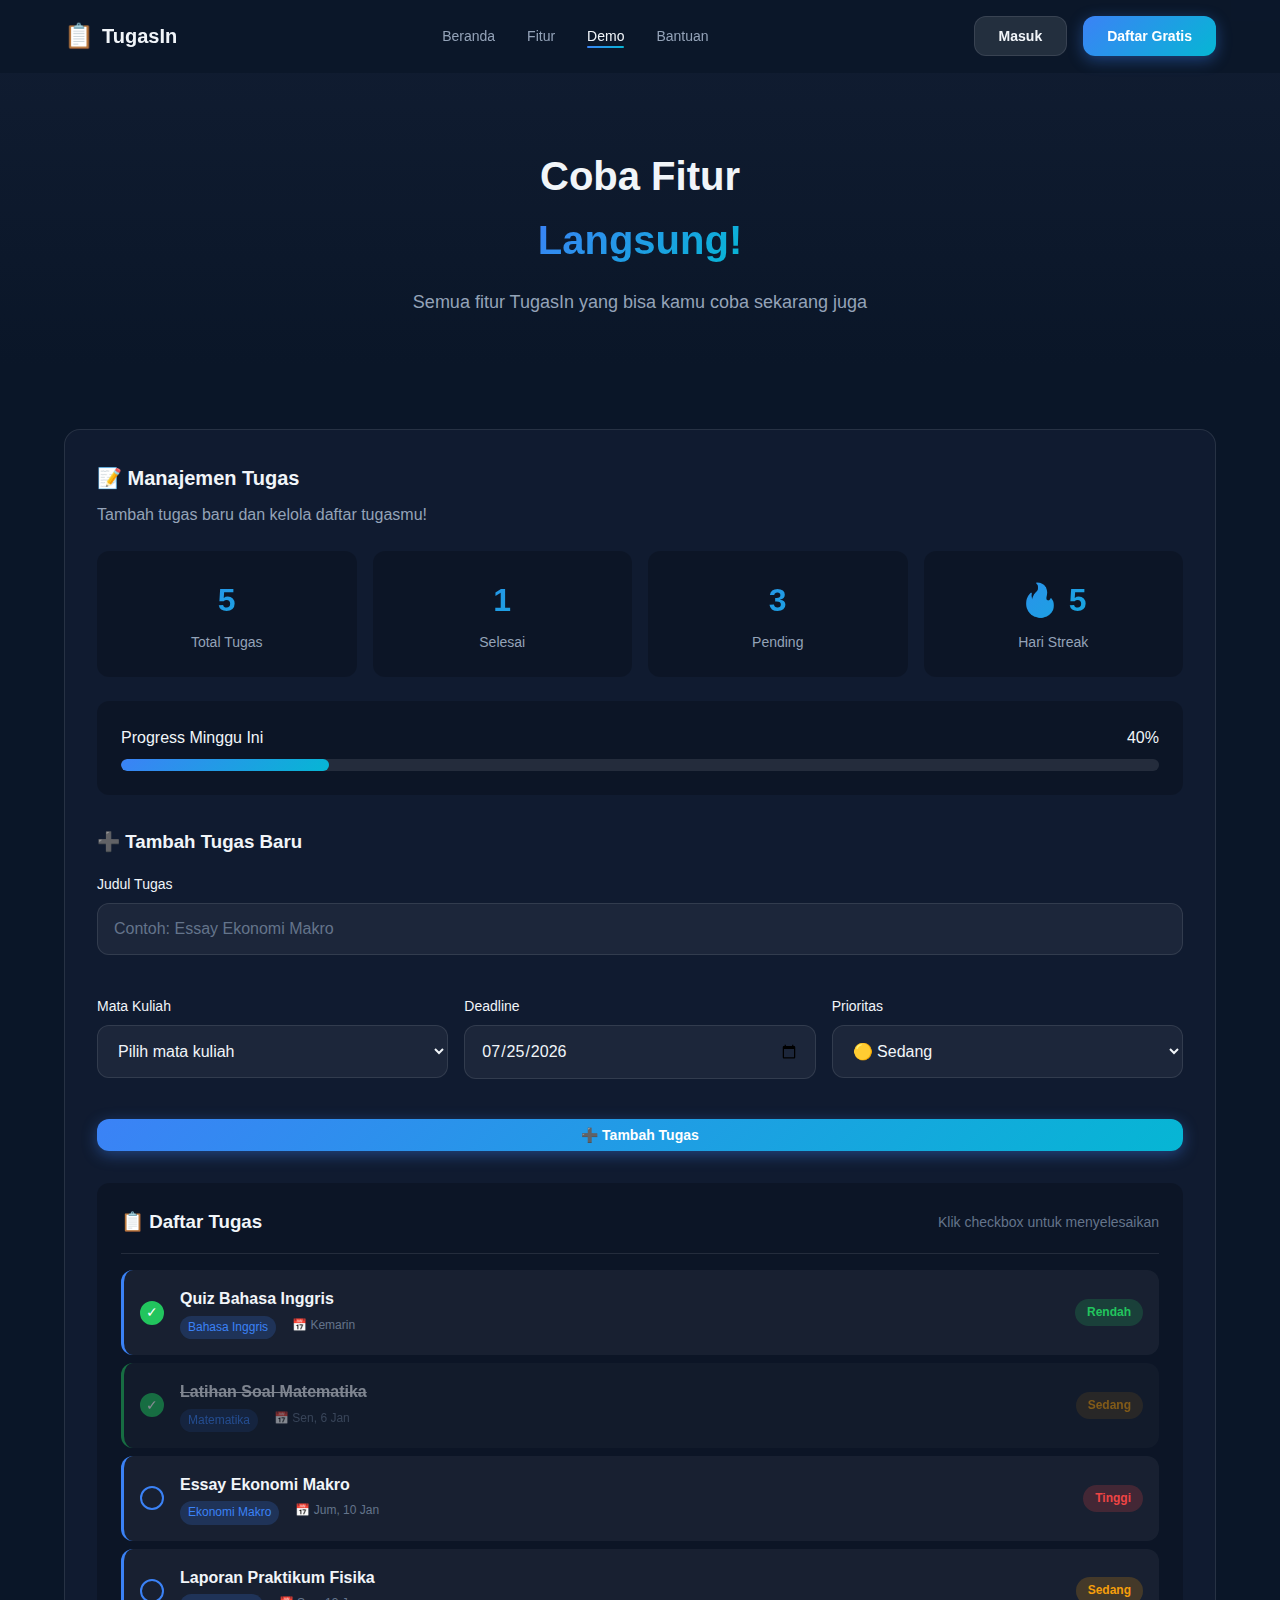
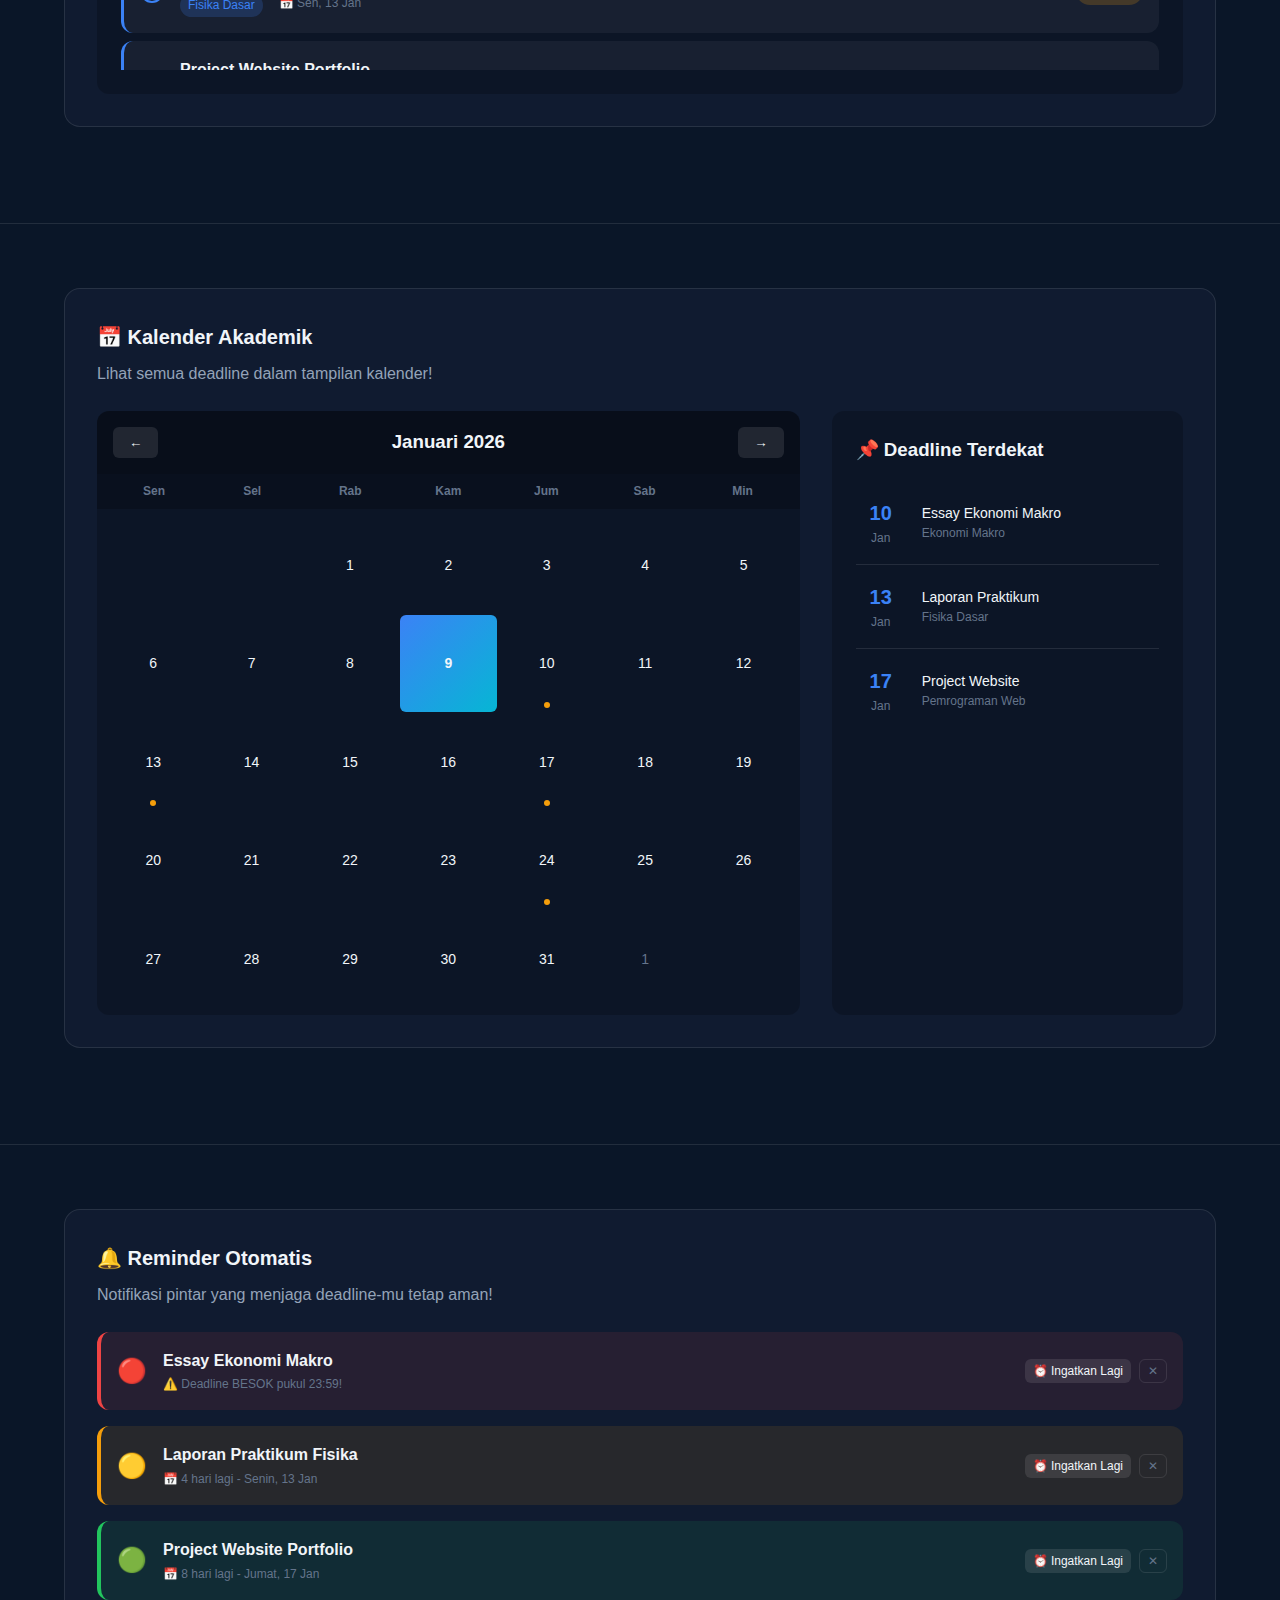
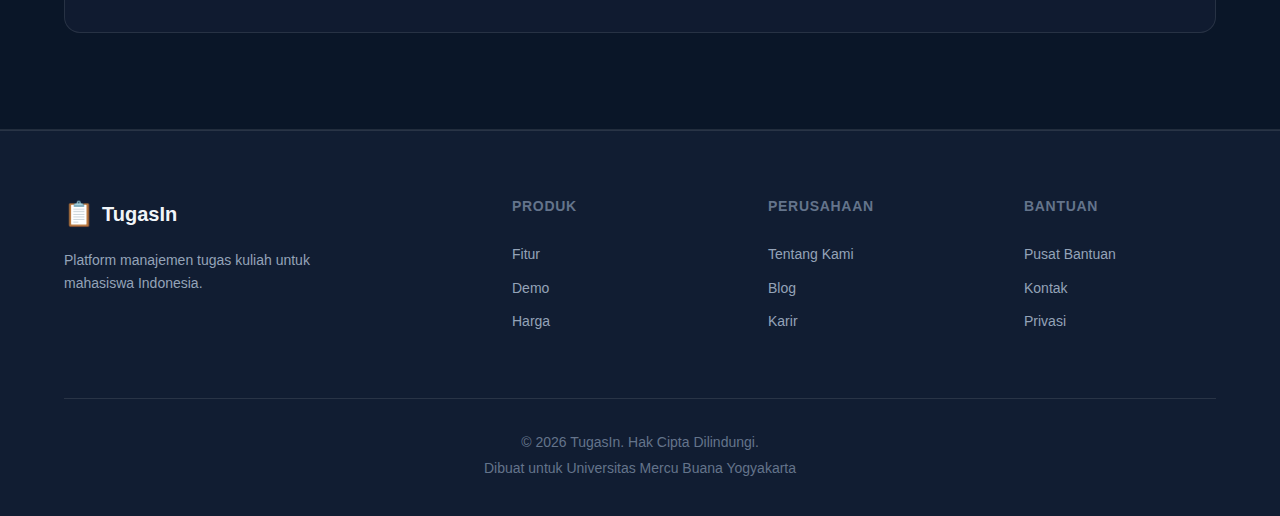
<file: demo.html>
<!DOCTYPE html>
<html lang="id">

<head>
    <meta charset="UTF-8">
    <meta name="viewport" content="width=device-width, initial-scale=1.0">
    <title>Demo - TugasIn</title>
    <meta name="description" content="Coba langsung fitur-fitur TugasIn untuk manajemen tugas kuliah.">
    <link rel="stylesheet" href="styles.css">
    <link rel="preconnect" href="https://fonts.googleapis.com">
    <link rel="preconnect" href="https://fonts.gstatic.com" crossorigin>
    <link href="https://fonts.googleapis.com/css2?family=Inter:wght@300;400;500;600;700;800&display=swap"
        rel="stylesheet">
    <style>
        /* Demo Specific Styles */
        .demo-section {
            padding: var(--spacing-3xl) 0;
            border-bottom: 1px solid var(--color-border);
        }

        .demo-card {
            background: var(--color-card);
            border-radius: var(--radius-xl);
            padding: var(--spacing-xl);
            margin-bottom: var(--spacing-xl);
            border: 1px solid var(--color-border);
        }

        .demo-title {
            font-size: var(--font-size-xl);
            font-weight: 700;
            margin-bottom: var(--spacing-sm);
            display: flex;
            align-items: center;
            gap: var(--spacing-sm);
        }

        .demo-description {
            color: var(--color-text-secondary);
            margin-bottom: var(--spacing-lg);
        }

        /* Task Form */
        .task-form {
            display: grid;
            gap: var(--spacing-md);
            margin-bottom: var(--spacing-lg);
        }

        .task-form-row {
            display: grid;
            grid-template-columns: repeat(auto-fit, minmax(200px, 1fr));
            gap: var(--spacing-md);
        }

        /* Task List */
        .task-list-container {
            background: rgba(0, 0, 0, 0.2);
            border-radius: var(--radius-lg);
            padding: var(--spacing-lg);
        }

        .task-list-header {
            display: flex;
            justify-content: space-between;
            align-items: center;
            margin-bottom: var(--spacing-md);
            padding-bottom: var(--spacing-md);
            border-bottom: 1px solid var(--color-border);
        }

        .task-list {
            display: flex;
            flex-direction: column;
            gap: var(--spacing-sm);
            max-height: 400px;
            overflow-y: auto;
        }

        .task-item {
            display: flex;
            align-items: center;
            gap: var(--spacing-md);
            padding: var(--spacing-md);
            background: rgba(255, 255, 255, 0.05);
            border-radius: var(--radius-lg);
            border-left: 3px solid var(--color-primary);
            transition: all var(--transition-fast);
        }

        .task-item:hover {
            background: rgba(255, 255, 255, 0.08);
        }

        .task-item.completed {
            opacity: 0.5;
            border-left-color: var(--color-success);
        }

        .task-item.completed .task-title {
            text-decoration: line-through;
        }

        .task-checkbox {
            width: 24px;
            height: 24px;
            border: 2px solid var(--color-primary);
            border-radius: 50%;
            cursor: pointer;
            display: flex;
            align-items: center;
            justify-content: center;
            transition: all var(--transition-fast);
            flex-shrink: 0;
        }

        .task-checkbox:hover {
            background: rgba(59, 130, 246, 0.2);
        }

        .task-checkbox.checked {
            background: var(--color-success);
            border-color: var(--color-success);
        }

        .task-checkbox.checked::after {
            content: '✓';
            color: white;
            font-size: 14px;
        }

        .task-info {
            flex: 1;
        }

        .task-title {
            font-weight: 600;
            margin-bottom: 4px;
        }

        .task-meta {
            display: flex;
            gap: var(--spacing-md);
            font-size: var(--font-size-xs);
            color: var(--color-text-muted);
        }

        .task-subject {
            background: rgba(59, 130, 246, 0.2);
            padding: 2px 8px;
            border-radius: var(--radius-full);
            color: var(--color-primary);
        }

        .task-priority {
            padding: 4px 12px;
            border-radius: var(--radius-full);
            font-size: var(--font-size-xs);
            font-weight: 600;
            text-transform: capitalize;
        }

        /* Stats Dashboard */
        .stats-dashboard {
            display: grid;
            grid-template-columns: repeat(auto-fit, minmax(150px, 1fr));
            gap: var(--spacing-md);
            margin-bottom: var(--spacing-lg);
        }

        .stat-card {
            background: rgba(0, 0, 0, 0.2);
            border-radius: var(--radius-lg);
            padding: var(--spacing-lg);
            text-align: center;
        }

        .stat-card .stat-value {
            font-size: var(--font-size-3xl);
            font-weight: 700;
            background: var(--gradient-primary);
            -webkit-background-clip: text;
            -webkit-text-fill-color: transparent;
            background-clip: text;
        }

        .stat-card .stat-label {
            font-size: var(--font-size-sm);
            color: var(--color-text-secondary);
            margin-top: var(--spacing-xs);
        }

        .progress-container {
            background: rgba(0, 0, 0, 0.2);
            border-radius: var(--radius-lg);
            padding: var(--spacing-lg);
        }

        .progress-header {
            display: flex;
            justify-content: space-between;
            margin-bottom: var(--spacing-sm);
        }

        .progress-bar {
            height: 12px;
            background: rgba(255, 255, 255, 0.1);
            border-radius: var(--radius-full);
            overflow: hidden;
        }

        .progress-fill {
            height: 100%;
            background: var(--gradient-primary);
            border-radius: var(--radius-full);
            transition: width 0.5s ease;
        }

        /* Calendar Demo */
        .calendar-demo {
            display: grid;
            grid-template-columns: 2fr 1fr;
            gap: var(--spacing-xl);
        }

        @media (max-width: 768px) {
            .calendar-demo {
                grid-template-columns: 1fr;
            }
        }

        .calendar-widget {
            background: rgba(0, 0, 0, 0.2);
            border-radius: var(--radius-lg);
            overflow: hidden;
        }

        .calendar-header {
            display: flex;
            justify-content: space-between;
            align-items: center;
            padding: var(--spacing-md);
            background: rgba(0, 0, 0, 0.3);
        }

        .calendar-nav-btn {
            background: rgba(255, 255, 255, 0.1);
            border: none;
            padding: var(--spacing-sm) var(--spacing-md);
            border-radius: var(--radius-sm);
            color: var(--color-text);
            cursor: pointer;
        }

        .calendar-days {
            display: grid;
            grid-template-columns: repeat(7, 1fr);
            text-align: center;
            padding: var(--spacing-sm);
            background: rgba(0, 0, 0, 0.2);
            font-size: var(--font-size-xs);
            font-weight: 600;
            color: var(--color-text-muted);
        }

        .calendar-grid {
            display: grid;
            grid-template-columns: repeat(7, 1fr);
            gap: 2px;
            padding: var(--spacing-sm);
        }

        .calendar-day {
            aspect-ratio: 1;
            display: flex;
            flex-direction: column;
            align-items: center;
            justify-content: center;
            border-radius: var(--radius-sm);
            cursor: pointer;
            transition: all var(--transition-fast);
            font-size: var(--font-size-sm);
            position: relative;
        }

        .calendar-day:hover {
            background: rgba(59, 130, 246, 0.2);
        }

        .calendar-day.today {
            background: var(--gradient-primary);
            font-weight: 600;
        }

        .calendar-day.has-task::after {
            content: '';
            width: 6px;
            height: 6px;
            background: var(--color-accent);
            border-radius: 50%;
            position: absolute;
            bottom: 4px;
        }

        .calendar-day.other-month {
            color: var(--color-text-muted);
        }

        .upcoming-tasks {
            background: rgba(0, 0, 0, 0.2);
            border-radius: var(--radius-lg);
            padding: var(--spacing-lg);
        }

        .upcoming-title {
            font-weight: 600;
            margin-bottom: var(--spacing-md);
        }

        .upcoming-item {
            display: flex;
            align-items: center;
            gap: var(--spacing-md);
            padding: var(--spacing-md) 0;
            border-bottom: 1px solid var(--color-border);
        }

        .upcoming-item:last-child {
            border-bottom: none;
        }

        .upcoming-date {
            text-align: center;
            min-width: 50px;
        }

        .upcoming-day {
            font-size: var(--font-size-xl);
            font-weight: 700;
            color: var(--color-primary);
        }

        .upcoming-month {
            font-size: var(--font-size-xs);
            color: var(--color-text-muted);
        }

        .upcoming-info {
            flex: 1;
        }

        .upcoming-task-title {
            font-weight: 500;
            font-size: var(--font-size-sm);
        }

        .upcoming-subject {
            font-size: var(--font-size-xs);
            color: var(--color-text-muted);
        }

        /* Reminder Demo */
        .reminder-demo {
            display: flex;
            flex-direction: column;
            gap: var(--spacing-md);
        }

        .reminder-item {
            display: flex;
            align-items: center;
            gap: var(--spacing-md);
            padding: var(--spacing-md);
            background: rgba(255, 255, 255, 0.05);
            border-radius: var(--radius-lg);
            animation: slideIn 0.3s ease;
        }

        @keyframes slideIn {
            from {
                opacity: 0;
                transform: translateX(-20px);
            }

            to {
                opacity: 1;
                transform: translateX(0);
            }
        }

        .reminder-item.urgent {
            border-left: 4px solid var(--color-danger);
            background: rgba(239, 68, 68, 0.1);
        }

        .reminder-item.warning {
            border-left: 4px solid var(--color-warning);
            background: rgba(245, 158, 11, 0.1);
        }

        .reminder-item.normal {
            border-left: 4px solid var(--color-success);
            background: rgba(34, 197, 94, 0.1);
        }

        .reminder-icon {
            font-size: 1.5rem;
        }

        .reminder-content {
            flex: 1;
        }

        .reminder-title {
            font-weight: 600;
            margin-bottom: 2px;
        }

        .reminder-due {
            font-size: var(--font-size-xs);
            color: var(--color-text-muted);
        }

        .reminder-actions {
            display: flex;
            gap: var(--spacing-sm);
        }

        .reminder-btn {
            padding: var(--spacing-xs) var(--spacing-sm);
            border-radius: var(--radius-sm);
            font-size: var(--font-size-xs);
            cursor: pointer;
            transition: all var(--transition-fast);
        }

        .reminder-btn.snooze {
            background: rgba(255, 255, 255, 0.1);
            border: none;
            color: var(--color-text);
        }

        .reminder-btn.dismiss {
            background: transparent;
            border: 1px solid var(--color-border);
            color: var(--color-text-muted);
        }

        .success-message {
            display: none;
            background: rgba(34, 197, 94, 0.2);
            border: 1px solid rgba(34, 197, 94, 0.5);
            padding: var(--spacing-md);
            border-radius: var(--radius-lg);
            margin-top: var(--spacing-md);
            text-align: center;
            color: var(--color-success);
        }

        .success-message.show {
            display: block;
            animation: fadeIn 0.3s ease;
        }

        @keyframes fadeIn {
            from {
                opacity: 0;
            }

            to {
                opacity: 1;
            }
        }
    </style>
</head>

<body>
    <!-- Navigasi -->
    <nav class="navbar">
        <div class="container">
            <div class="nav-content">
                <a href="index.html" class="logo">
                    <span class="logo-icon">📋</span>
                    <span class="logo-text">TugasIn</span>
                </a>
                <ul class="nav-links">
                    <li><a href="index.html">Beranda</a></li>
                    <li><a href="features.html">Fitur</a></li>
                    <li><a href="demo.html" class="active">Demo</a></li>
                    <li><a href="support.html">Bantuan</a></li>
                </ul>
                <div class="nav-actions">
                    <a href="login.html" class="btn btn-secondary">Masuk</a>
                    <a href="register.html" class="btn btn-primary">Daftar Gratis</a>
                </div>
                <button class="mobile-menu-toggle" aria-label="Toggle menu">
                    <span></span>
                    <span></span>
                    <span></span>
                </button>
            </div>
        </div>
    </nav>

    <!-- Page Header -->
    <section class="page-header">
        <div class="container">
            <h1 class="page-title">Coba Fitur<br><span class="gradient-text">Langsung!</span></h1>
            <p class="page-description">Semua fitur TugasIn yang bisa kamu coba sekarang juga</p>
        </div>
    </section>

    <!-- Demo: Input Tugas -->
    <section class="demo-section" id="tasks">
        <div class="container">
            <div class="demo-card">
                <h2 class="demo-title">📝 Manajemen Tugas</h2>
                <p class="demo-description">Tambah tugas baru dan kelola daftar tugasmu!</p>

                <!-- Stats Dashboard -->
                <div class="stats-dashboard">
                    <div class="stat-card">
                        <div class="stat-value" id="totalTasks">5</div>
                        <div class="stat-label">Total Tugas</div>
                    </div>
                    <div class="stat-card">
                        <div class="stat-value" id="completedTasks">2</div>
                        <div class="stat-label">Selesai</div>
                    </div>
                    <div class="stat-card">
                        <div class="stat-value" id="pendingTasks">3</div>
                        <div class="stat-label">Pending</div>
                    </div>
                    <div class="stat-card">
                        <div class="stat-value">🔥 5</div>
                        <div class="stat-label">Hari Streak</div>
                    </div>
                </div>

                <div class="progress-container">
                    <div class="progress-header">
                        <span>Progress Minggu Ini</span>
                        <span>40%</span>
                    </div>
                    <div class="progress-bar">
                        <div class="progress-fill" id="taskProgress" style="width: 40%"></div>
                    </div>
                </div>

                <h3 style="margin: var(--spacing-xl) 0 var(--spacing-md);">➕ Tambah Tugas Baru</h3>
                <form class="task-form" id="taskForm">
                    <div class="form-group">
                        <label for="taskTitle" class="form-label">Judul Tugas</label>
                        <input type="text" id="taskTitle" class="form-input" placeholder="Contoh: Essay Ekonomi Makro"
                            required>
                    </div>
                    <div class="task-form-row">
                        <div class="form-group">
                            <label for="taskSubject" class="form-label">Mata Kuliah</label>
                            <select id="taskSubject" class="form-input" required>
                                <option value="">Pilih mata kuliah</option>
                                <option value="Ekonomi Makro">Ekonomi Makro</option>
                                <option value="Fisika Dasar">Fisika Dasar</option>
                                <option value="Pemrograman Web">Pemrograman Web</option>
                                <option value="Matematika">Matematika</option>
                                <option value="Bahasa Inggris">Bahasa Inggris</option>
                            </select>
                        </div>
                        <div class="form-group">
                            <label for="taskDeadline" class="form-label">Deadline</label>
                            <input type="date" id="taskDeadline" class="form-input" required>
                        </div>
                        <div class="form-group">
                            <label for="taskPriority" class="form-label">Prioritas</label>
                            <select id="taskPriority" class="form-input">
                                <option value="tinggi">🔴 Tinggi</option>
                                <option value="sedang" selected>🟡 Sedang</option>
                                <option value="rendah">🟢 Rendah</option>
                            </select>
                        </div>
                    </div>
                    <button type="submit" class="btn btn-primary">➕ Tambah Tugas</button>
                </form>
                <div class="success-message" id="taskSuccess">✅ Tugas berhasil ditambahkan!</div>

                <div class="task-list-container" style="margin-top: var(--spacing-xl);">
                    <div class="task-list-header">
                        <h3>📋 Daftar Tugas</h3>
                        <span style="color: var(--color-text-muted); font-size: var(--font-size-sm);">Klik checkbox
                            untuk menyelesaikan</span>
                    </div>
                    <div class="task-list" id="taskList">
                        <div class="task-item">
                            <div class="task-checkbox checked" onclick="toggleTask(this)"></div>
                            <div class="task-info">
                                <div class="task-title">Quiz Bahasa Inggris</div>
                                <div class="task-meta">
                                    <span class="task-subject">Bahasa Inggris</span>
                                    <span class="task-deadline">📅 Kemarin</span>
                                </div>
                            </div>
                            <span class="task-priority"
                                style="background: rgba(34, 197, 94, 0.2); color: #22c55e;">rendah</span>
                        </div>
                        <div class="task-item completed">
                            <div class="task-checkbox checked" onclick="toggleTask(this)"></div>
                            <div class="task-info">
                                <div class="task-title">Latihan Soal Matematika</div>
                                <div class="task-meta">
                                    <span class="task-subject">Matematika</span>
                                    <span class="task-deadline">📅 Sen, 6 Jan</span>
                                </div>
                            </div>
                            <span class="task-priority"
                                style="background: rgba(245, 158, 11, 0.2); color: #f59e0b;">sedang</span>
                        </div>
                        <div class="task-item">
                            <div class="task-checkbox" onclick="toggleTask(this)"></div>
                            <div class="task-info">
                                <div class="task-title">Essay Ekonomi Makro</div>
                                <div class="task-meta">
                                    <span class="task-subject">Ekonomi Makro</span>
                                    <span class="task-deadline">📅 Jum, 10 Jan</span>
                                </div>
                            </div>
                            <span class="task-priority"
                                style="background: rgba(239, 68, 68, 0.2); color: #ef4444;">tinggi</span>
                        </div>
                        <div class="task-item">
                            <div class="task-checkbox" onclick="toggleTask(this)"></div>
                            <div class="task-info">
                                <div class="task-title">Laporan Praktikum Fisika</div>
                                <div class="task-meta">
                                    <span class="task-subject">Fisika Dasar</span>
                                    <span class="task-deadline">📅 Sen, 13 Jan</span>
                                </div>
                            </div>
                            <span class="task-priority"
                                style="background: rgba(245, 158, 11, 0.2); color: #f59e0b;">sedang</span>
                        </div>
                        <div class="task-item">
                            <div class="task-checkbox" onclick="toggleTask(this)"></div>
                            <div class="task-info">
                                <div class="task-title">Project Website Portfolio</div>
                                <div class="task-meta">
                                    <span class="task-subject">Pemrograman Web</span>
                                    <span class="task-deadline">📅 Jum, 17 Jan</span>
                                </div>
                            </div>
                            <span class="task-priority"
                                style="background: rgba(239, 68, 68, 0.2); color: #ef4444;">tinggi</span>
                        </div>
                    </div>
                </div>
            </div>
        </div>
    </section>

    <!-- Demo: Kalender -->
    <section class="demo-section" id="calendar">
        <div class="container">
            <div class="demo-card">
                <h2 class="demo-title">📅 Kalender Akademik</h2>
                <p class="demo-description">Lihat semua deadline dalam tampilan kalender!</p>

                <div class="calendar-demo">
                    <div class="calendar-widget">
                        <div class="calendar-header">
                            <button class="calendar-nav-btn">←</button>
                            <h3>Januari 2026</h3>
                            <button class="calendar-nav-btn">→</button>
                        </div>
                        <div class="calendar-days">
                            <span>Sen</span>
                            <span>Sel</span>
                            <span>Rab</span>
                            <span>Kam</span>
                            <span>Jum</span>
                            <span>Sab</span>
                            <span>Min</span>
                        </div>
                        <div class="calendar-grid">
                            <span class="calendar-day other-month"></span>
                            <span class="calendar-day other-month"></span>
                            <span class="calendar-day">1</span>
                            <span class="calendar-day">2</span>
                            <span class="calendar-day">3</span>
                            <span class="calendar-day">4</span>
                            <span class="calendar-day">5</span>
                            <span class="calendar-day">6</span>
                            <span class="calendar-day">7</span>
                            <span class="calendar-day">8</span>
                            <span class="calendar-day today">9</span>
                            <span class="calendar-day has-task">10</span>
                            <span class="calendar-day">11</span>
                            <span class="calendar-day">12</span>
                            <span class="calendar-day has-task">13</span>
                            <span class="calendar-day">14</span>
                            <span class="calendar-day">15</span>
                            <span class="calendar-day">16</span>
                            <span class="calendar-day has-task">17</span>
                            <span class="calendar-day">18</span>
                            <span class="calendar-day">19</span>
                            <span class="calendar-day">20</span>
                            <span class="calendar-day">21</span>
                            <span class="calendar-day">22</span>
                            <span class="calendar-day">23</span>
                            <span class="calendar-day has-task">24</span>
                            <span class="calendar-day">25</span>
                            <span class="calendar-day">26</span>
                            <span class="calendar-day">27</span>
                            <span class="calendar-day">28</span>
                            <span class="calendar-day">29</span>
                            <span class="calendar-day">30</span>
                            <span class="calendar-day">31</span>
                            <span class="calendar-day other-month">1</span>
                        </div>
                    </div>
                    <div class="upcoming-tasks">
                        <h3 class="upcoming-title">📌 Deadline Terdekat</h3>
                        <div class="upcoming-item">
                            <div class="upcoming-date">
                                <div class="upcoming-day">10</div>
                                <div class="upcoming-month">Jan</div>
                            </div>
                            <div class="upcoming-info">
                                <div class="upcoming-task-title">Essay Ekonomi Makro</div>
                                <div class="upcoming-subject">Ekonomi Makro</div>
                            </div>
                        </div>
                        <div class="upcoming-item">
                            <div class="upcoming-date">
                                <div class="upcoming-day">13</div>
                                <div class="upcoming-month">Jan</div>
                            </div>
                            <div class="upcoming-info">
                                <div class="upcoming-task-title">Laporan Praktikum</div>
                                <div class="upcoming-subject">Fisika Dasar</div>
                            </div>
                        </div>
                        <div class="upcoming-item">
                            <div class="upcoming-date">
                                <div class="upcoming-day">17</div>
                                <div class="upcoming-month">Jan</div>
                            </div>
                            <div class="upcoming-info">
                                <div class="upcoming-task-title">Project Website</div>
                                <div class="upcoming-subject">Pemrograman Web</div>
                            </div>
                        </div>
                    </div>
                </div>
            </div>
        </div>
    </section>

    <!-- Demo: Reminder -->
    <section class="demo-section" id="reminder">
        <div class="container">
            <div class="demo-card">
                <h2 class="demo-title">🔔 Reminder Otomatis</h2>
                <p class="demo-description">Notifikasi pintar yang menjaga deadline-mu tetap aman!</p>

                <div class="reminder-demo" id="reminderList">
                    <div class="reminder-item urgent">
                        <div class="reminder-icon">🔴</div>
                        <div class="reminder-content">
                            <div class="reminder-title">Essay Ekonomi Makro</div>
                            <div class="reminder-due">⚠️ Deadline BESOK pukul 23:59!</div>
                        </div>
                        <div class="reminder-actions">
                            <button class="reminder-btn snooze" onclick="snoozeReminder(this)">⏰ Ingatkan Lagi</button>
                            <button class="reminder-btn dismiss" onclick="dismissReminder(this)">✕</button>
                        </div>
                    </div>
                    <div class="reminder-item warning">
                        <div class="reminder-icon">🟡</div>
                        <div class="reminder-content">
                            <div class="reminder-title">Laporan Praktikum Fisika</div>
                            <div class="reminder-due">📅 4 hari lagi - Senin, 13 Jan</div>
                        </div>
                        <div class="reminder-actions">
                            <button class="reminder-btn snooze" onclick="snoozeReminder(this)">⏰ Ingatkan Lagi</button>
                            <button class="reminder-btn dismiss" onclick="dismissReminder(this)">✕</button>
                        </div>
                    </div>
                    <div class="reminder-item normal">
                        <div class="reminder-icon">🟢</div>
                        <div class="reminder-content">
                            <div class="reminder-title">Project Website Portfolio</div>
                            <div class="reminder-due">📅 8 hari lagi - Jumat, 17 Jan</div>
                        </div>
                        <div class="reminder-actions">
                            <button class="reminder-btn snooze" onclick="snoozeReminder(this)">⏰ Ingatkan Lagi</button>
                            <button class="reminder-btn dismiss" onclick="dismissReminder(this)">✕</button>
                        </div>
                    </div>
                </div>
            </div>
        </div>
    </section>

    <!-- Footer -->
    <footer class="footer">
        <div class="container">
            <div class="footer-content">
                <div class="footer-section">
                    <a href="index.html" class="footer-logo">
                        <span class="logo-icon">📋</span>
                        <span class="logo-text">TugasIn</span>
                    </a>
                    <p class="footer-description">Platform manajemen tugas kuliah untuk mahasiswa Indonesia.</p>
                </div>
                <div class="footer-section">
                    <h4 class="footer-title">Produk</h4>
                    <ul class="footer-links">
                        <li><a href="features.html">Fitur</a></li>
                        <li><a href="demo.html">Demo</a></li>
                        <li><a href="#">Harga</a></li>
                    </ul>
                </div>
                <div class="footer-section">
                    <h4 class="footer-title">Perusahaan</h4>
                    <ul class="footer-links">
                        <li><a href="#">Tentang Kami</a></li>
                        <li><a href="#">Blog</a></li>
                        <li><a href="#">Karir</a></li>
                    </ul>
                </div>
                <div class="footer-section">
                    <h4 class="footer-title">Bantuan</h4>
                    <ul class="footer-links">
                        <li><a href="support.html">Pusat Bantuan</a></li>
                        <li><a href="support.html">Kontak</a></li>
                        <li><a href="#">Privasi</a></li>
                    </ul>
                </div>
            </div>
            <div class="footer-bottom">
                <p>&copy; 2026 TugasIn. Hak Cipta Dilindungi.</p>
                <p>Dibuat untuk Universitas Mercu Buana Yogyakarta</p>
            </div>
        </div>
    </footer>

    <script src="script.js"></script>
    <script>
        // Set default date
        document.addEventListener('DOMContentLoaded', function () {
            const tomorrow = new Date();
            tomorrow.setDate(tomorrow.getDate() + 1);
            const dateInput = document.getElementById('taskDeadline');
            if (dateInput) {
                dateInput.valueAsDate = tomorrow;
            }
        });

        // Snooze reminder
        function snoozeReminder(btn) {
            const item = btn.closest('.reminder-item');
            item.style.background = 'rgba(59, 130, 246, 0.1)';
            item.querySelector('.reminder-due').textContent = '⏰ Pengingat dijadwalkan ulang +1 jam';

            setTimeout(() => {
                item.style.background = '';
            }, 2000);
        }

        // Dismiss reminder
        function dismissReminder(btn) {
            const item = btn.closest('.reminder-item');
            item.style.animation = 'fadeOut 0.3s ease forwards';
            setTimeout(() => {
                item.remove();
            }, 300);
        }
    </script>
    <style>
        @keyframes fadeOut {
            to {
                opacity: 0;
                transform: translateX(20px);
            }
        }
    </style>
</body>

</html>
</file>
<file: styles.css>
/* ==========================================
   TugasIn Design System
   Modern, Clean, Productive Theme
   Color: Blue-Cyan Gradient
   ========================================== */

/* CSS Variables */
:root {
    /* Colors - Blue/Cyan Theme for Productivity */
    --color-primary: #3b82f6;
    --color-secondary: #06b6d4;
    --color-accent: #f59e0b;
    --color-background: #0a1628;
    --color-surface: #111d32;
    --color-card: rgba(17, 29, 50, 0.8);
    --color-text: #f1f5f9;
    --color-text-secondary: #94a3b8;
    --color-text-muted: #64748b;
    --color-border: rgba(255, 255, 255, 0.1);
    --color-success: #22c55e;
    --color-warning: #f59e0b;
    --color-danger: #ef4444;

    /* Gradients */
    --gradient-primary: linear-gradient(135deg, var(--color-primary), var(--color-secondary));
    --gradient-accent: linear-gradient(135deg, var(--color-accent), #fbbf24);
    --gradient-hero: linear-gradient(135deg, rgba(59, 130, 246, 0.3), rgba(6, 182, 212, 0.3));

    /* Spacing */
    --spacing-xs: 0.25rem;
    --spacing-sm: 0.5rem;
    --spacing-md: 1rem;
    --spacing-lg: 1.5rem;
    --spacing-xl: 2rem;
    --spacing-2xl: 3rem;
    --spacing-3xl: 4rem;

    /* Typography */
    --font-family: 'Space Grotesk', -apple-system, BlinkMacSystemFont, 'Segoe UI', Roboto, sans-serif;
    --font-size-xs: 0.75rem;
    --font-size-sm: 0.875rem;
    --font-size-base: 1rem;
    --font-size-lg: 1.125rem;
    --font-size-xl: 1.25rem;
    --font-size-2xl: 1.5rem;
    --font-size-3xl: 2rem;
    --font-size-4xl: 2.5rem;
    --font-size-5xl: 3.5rem;

    /* Border Radius */
    --radius-sm: 0.375rem;
    --radius-md: 0.5rem;
    --radius-lg: 0.75rem;
    --radius-xl: 1rem;
    --radius-2xl: 1.5rem;
    --radius-full: 9999px;

    /* Shadows */
    --shadow-sm: 0 1px 2px rgba(0, 0, 0, 0.3);
    --shadow-md: 0 4px 6px rgba(0, 0, 0, 0.3);
    --shadow-lg: 0 10px 15px rgba(0, 0, 0, 0.3);
    --shadow-xl: 0 20px 25px rgba(0, 0, 0, 0.3);
    --shadow-glow: 0 0 40px rgba(59, 130, 246, 0.3);

    /* Transitions */
    --transition-fast: 150ms ease;
    --transition-base: 250ms ease;
    --transition-slow: 350ms ease;
}

/* Reset & Base */
*,
*::before,
*::after {
    margin: 0;
    padding: 0;
    box-sizing: border-box;
}

html {
    scroll-behavior: smooth;
}

body {
    font-family: var(--font-family);
    font-size: var(--font-size-base);
    line-height: 1.6;
    color: var(--color-text);
    background-color: var(--color-background);
    overflow-x: hidden;
}

a {
    color: inherit;
    text-decoration: none;
    transition: color var(--transition-fast);
}

img {
    max-width: 100%;
    height: auto;
}

/* Container */
.container {
    width: 100%;
    max-width: 1200px;
    margin: 0 auto;
    padding: 0 var(--spacing-lg);
}

/* ==========================================
   Navigation
   ========================================== */
.navbar {
    position: fixed;
    top: 0;
    left: 0;
    right: 0;
    z-index: 1000;
    padding: var(--spacing-md) 0;
    background: rgba(10, 22, 40, 0.8);
    backdrop-filter: blur(20px);
    border-bottom: 1px solid transparent;
    transition: all var(--transition-base);
}

.navbar.scrolled {
    background: rgba(10, 22, 40, 0.95);
    border-bottom: 1px solid var(--color-border);
    box-shadow: var(--shadow-lg);
}

.nav-content {
    display: flex;
    align-items: center;
    justify-content: space-between;
}

.logo {
    display: flex;
    align-items: center;
    gap: var(--spacing-sm);
    font-weight: 700;
    font-size: var(--font-size-xl);
}

.logo-icon {
    font-size: 1.5rem;
}

.nav-links {
    display: flex;
    list-style: none;
    gap: var(--spacing-xl);
}

.nav-links a {
    color: var(--color-text-secondary);
    font-weight: 500;
    font-size: var(--font-size-sm);
    transition: color var(--transition-fast);
    position: relative;
}

.nav-links a:hover,
.nav-links a.active {
    color: var(--color-text);
}

.nav-links a.active::after {
    content: '';
    position: absolute;
    bottom: -4px;
    left: 0;
    right: 0;
    height: 2px;
    background: var(--gradient-primary);
    border-radius: var(--radius-full);
}

.nav-actions {
    display: flex;
    gap: var(--spacing-md);
}

.mobile-menu-toggle {
    display: none;
    flex-direction: column;
    gap: 5px;
    background: none;
    border: none;
    cursor: pointer;
    padding: var(--spacing-sm);
}

.mobile-menu-toggle span {
    width: 24px;
    height: 2px;
    background: var(--color-text);
    border-radius: var(--radius-full);
    transition: all var(--transition-fast);
}

/* ==========================================
   Buttons
   ========================================== */
.btn {
    display: inline-flex;
    align-items: center;
    justify-content: center;
    gap: var(--spacing-sm);
    padding: var(--spacing-sm) var(--spacing-lg);
    font-family: var(--font-family);
    font-size: var(--font-size-sm);
    font-weight: 600;
    border-radius: var(--radius-lg);
    border: none;
    cursor: pointer;
    transition: all var(--transition-base);
    white-space: nowrap;
}

.btn-primary {
    background: var(--gradient-primary);
    color: white;
    box-shadow: 0 4px 15px rgba(59, 130, 246, 0.4);
}

.btn-primary:hover {
    transform: translateY(-2px);
    box-shadow: 0 6px 20px rgba(59, 130, 246, 0.5);
}

.btn-secondary {
    background: rgba(255, 255, 255, 0.1);
    color: var(--color-text);
    border: 1px solid var(--color-border);
}

.btn-secondary:hover {
    background: rgba(255, 255, 255, 0.15);
    border-color: rgba(255, 255, 255, 0.2);
}

.btn-glass {
    background: rgba(255, 255, 255, 0.1);
    backdrop-filter: blur(10px);
    color: var(--color-text);
    border: 1px solid rgba(255, 255, 255, 0.2);
}

.btn-glass:hover {
    background: rgba(255, 255, 255, 0.15);
}

.btn-large {
    padding: var(--spacing-md) var(--spacing-xl);
    font-size: var(--font-size-base);
}

.btn-block {
    width: 100%;
}

.btn-icon {
    font-size: 1.1em;
}

/* ==========================================
   Hero Section
   ========================================== */
.hero {
    position: relative;
    min-height: 100vh;
    display: flex;
    align-items: center;
    padding: calc(80px + var(--spacing-3xl)) 0 var(--spacing-3xl);
    overflow: hidden;
}

.hero-background {
    position: absolute;
    inset: 0;
    overflow: hidden;
}

.gradient-orb {
    position: absolute;
    border-radius: 50%;
    filter: blur(80px);
    opacity: 0.6;
    animation: float 20s ease-in-out infinite;
}

.orb-1 {
    width: 600px;
    height: 600px;
    background: radial-gradient(circle, var(--color-primary), transparent);
    top: -200px;
    right: -100px;
    animation-delay: 0s;
}

.orb-2 {
    width: 500px;
    height: 500px;
    background: radial-gradient(circle, var(--color-secondary), transparent);
    bottom: -150px;
    left: -100px;
    animation-delay: -7s;
}

.orb-3 {
    width: 400px;
    height: 400px;
    background: radial-gradient(circle, var(--color-accent), transparent);
    top: 40%;
    left: 30%;
    opacity: 0.3;
    animation-delay: -14s;
}

@keyframes float {

    0%,
    100% {
        transform: translate(0, 0) scale(1);
    }

    25% {
        transform: translate(30px, -30px) scale(1.05);
    }

    50% {
        transform: translate(-20px, 20px) scale(0.95);
    }

    75% {
        transform: translate(-30px, -20px) scale(1.02);
    }
}

.hero-content {
    position: relative;
    z-index: 1;
    max-width: 800px;
    text-align: center;
    margin: 0 auto;
}

.hero-badge {
    display: inline-flex;
    align-items: center;
    gap: var(--spacing-sm);
    padding: var(--spacing-sm) var(--spacing-lg);
    background: rgba(59, 130, 246, 0.15);
    border: 1px solid rgba(59, 130, 246, 0.3);
    border-radius: var(--radius-full);
    font-size: var(--font-size-sm);
    font-weight: 500;
    color: var(--color-secondary);
    margin-bottom: var(--spacing-xl);
}

.hero-title {
    font-size: clamp(2.5rem, 8vw, var(--font-size-5xl));
    font-weight: 800;
    line-height: 1.1;
    margin-bottom: var(--spacing-lg);
    letter-spacing: -0.02em;
}

.gradient-text {
    background: var(--gradient-primary);
    -webkit-background-clip: text;
    -webkit-text-fill-color: transparent;
    background-clip: text;
}

.hero-description {
    font-size: var(--font-size-lg);
    color: var(--color-text-secondary);
    max-width: 600px;
    margin: 0 auto var(--spacing-xl);
    line-height: 1.7;
}

.hero-actions {
    display: flex;
    gap: var(--spacing-md);
    justify-content: center;
    flex-wrap: wrap;
    margin-bottom: var(--spacing-3xl);
}

.hero-stats {
    display: flex;
    justify-content: center;
    gap: var(--spacing-3xl);
    flex-wrap: wrap;
}

.stat-item {
    text-align: center;
}

.stat-number {
    font-size: var(--font-size-3xl);
    font-weight: 800;
    background: var(--gradient-primary);
    -webkit-background-clip: text;
    -webkit-text-fill-color: transparent;
    background-clip: text;
}

.stat-label {
    font-size: var(--font-size-sm);
    color: var(--color-text-secondary);
    margin-top: var(--spacing-xs);
}

/* ==========================================
   Sections
   ========================================== */
section {
    padding: var(--spacing-3xl) 0;
}

.section-header {
    text-align: center;
    margin-bottom: var(--spacing-3xl);
}

.section-title {
    font-size: var(--font-size-3xl);
    font-weight: 700;
    margin-bottom: var(--spacing-md);
}

.section-description {
    font-size: var(--font-size-lg);
    color: var(--color-text-secondary);
    max-width: 600px;
    margin: 0 auto;
}

/* ==========================================
   Problem Section
   ========================================== */
.problem-section {
    background: var(--color-surface);
}

.problem-grid {
    display: grid;
    grid-template-columns: repeat(auto-fit, minmax(280px, 1fr));
    gap: var(--spacing-xl);
}

.problem-card {
    background: rgba(239, 68, 68, 0.1);
    border: 1px solid rgba(239, 68, 68, 0.2);
    border-radius: var(--radius-xl);
    padding: var(--spacing-xl);
    text-align: center;
    transition: all var(--transition-base);
}

.problem-card:hover {
    transform: translateY(-5px);
    border-color: rgba(239, 68, 68, 0.4);
}

.problem-icon {
    font-size: 3rem;
    margin-bottom: var(--spacing-md);
}

.problem-title {
    font-size: var(--font-size-xl);
    font-weight: 600;
    margin-bottom: var(--spacing-sm);
}

.problem-description {
    color: var(--color-text-secondary);
    font-size: var(--font-size-sm);
}

/* ==========================================
   Features Grid
   ========================================== */
.features-grid {
    display: grid;
    grid-template-columns: repeat(auto-fit, minmax(300px, 1fr));
    gap: var(--spacing-xl);
}

.feature-card {
    background: var(--color-card);
    border: 1px solid var(--color-border);
    border-radius: var(--radius-xl);
    padding: var(--spacing-xl);
    transition: all var(--transition-base);
    backdrop-filter: blur(10px);
}

.feature-card:hover {
    transform: translateY(-5px);
    border-color: rgba(59, 130, 246, 0.5);
    box-shadow: var(--shadow-glow);
}

.feature-icon {
    font-size: 2.5rem;
    margin-bottom: var(--spacing-md);
}

.feature-title {
    font-size: var(--font-size-xl);
    font-weight: 600;
    margin-bottom: var(--spacing-sm);
}

.feature-description {
    color: var(--color-text-secondary);
    font-size: var(--font-size-sm);
    line-height: 1.6;
}

/* ==========================================
   How It Works
   ========================================== */
.how-it-works {
    background: var(--color-surface);
}

.steps-container {
    display: flex;
    align-items: flex-start;
    justify-content: center;
    gap: var(--spacing-md);
    flex-wrap: wrap;
}

.step-item {
    display: flex;
    flex-direction: column;
    align-items: center;
    text-align: center;
    max-width: 280px;
    padding: var(--spacing-xl);
}

.step-number {
    width: 60px;
    height: 60px;
    border-radius: 50%;
    background: var(--gradient-primary);
    display: flex;
    align-items: center;
    justify-content: center;
    font-size: var(--font-size-2xl);
    font-weight: 700;
    margin-bottom: var(--spacing-lg);
    box-shadow: 0 4px 20px rgba(59, 130, 246, 0.4);
}

.step-content {
    text-align: center;
}

.step-title {
    font-size: var(--font-size-xl);
    font-weight: 600;
    margin-bottom: var(--spacing-sm);
}

.step-description {
    color: var(--color-text-secondary);
    font-size: var(--font-size-sm);
}

.step-connector {
    width: 60px;
    height: 2px;
    background: var(--gradient-primary);
    margin-top: 30px;
    opacity: 0.5;
}

/* ==========================================
   Testimonials
   ========================================== */
.testimonials-grid {
    display: grid;
    grid-template-columns: repeat(auto-fit, minmax(300px, 1fr));
    gap: var(--spacing-xl);
}

.testimonial-card {
    background: var(--color-card);
    border: 1px solid var(--color-border);
    border-radius: var(--radius-xl);
    padding: var(--spacing-xl);
    backdrop-filter: blur(10px);
    transition: all var(--transition-base);
}

.testimonial-card:hover {
    transform: translateY(-5px);
    border-color: var(--color-primary);
}

.testimonial-rating {
    font-size: var(--font-size-lg);
    margin-bottom: var(--spacing-md);
}

.testimonial-text {
    font-size: var(--font-size-base);
    color: var(--color-text-secondary);
    line-height: 1.7;
    margin-bottom: var(--spacing-lg);
    font-style: italic;
}

.testimonial-author {
    display: flex;
    align-items: center;
    gap: var(--spacing-md);
}

.author-avatar {
    width: 48px;
    height: 48px;
    border-radius: 50%;
    background: var(--gradient-primary);
    display: flex;
    align-items: center;
    justify-content: center;
    font-weight: 600;
    font-size: var(--font-size-sm);
}

.author-name {
    font-weight: 600;
    font-size: var(--font-size-sm);
}

.author-title {
    font-size: var(--font-size-xs);
    color: var(--color-text-muted);
}

/* ==========================================
   CTA Section
   ========================================== */
.cta-section {
    padding: var(--spacing-3xl) 0;
}

.cta-card {
    background: var(--gradient-hero);
    border: 1px solid var(--color-border);
    border-radius: var(--radius-2xl);
    padding: var(--spacing-3xl);
    text-align: center;
    position: relative;
    overflow: hidden;
}

.cta-card::before {
    content: '';
    position: absolute;
    inset: 0;
    background: radial-gradient(circle at top right, rgba(59, 130, 246, 0.3), transparent 50%);
}

.cta-content {
    position: relative;
    z-index: 1;
}

.cta-title {
    font-size: var(--font-size-3xl);
    font-weight: 700;
    margin-bottom: var(--spacing-md);
}

.cta-description {
    font-size: var(--font-size-lg);
    color: var(--color-text-secondary);
    max-width: 500px;
    margin: 0 auto var(--spacing-xl);
}

.cta-actions {
    display: flex;
    flex-direction: column;
    align-items: center;
    gap: var(--spacing-md);
}

.cta-note {
    font-size: var(--font-size-sm);
    color: var(--color-text-muted);
}

/* ==========================================
   Footer
   ========================================== */
.footer {
    background: var(--color-surface);
    padding: var(--spacing-3xl) 0 var(--spacing-xl);
    border-top: 1px solid var(--color-border);
}

.footer-content {
    display: grid;
    grid-template-columns: 2fr repeat(3, 1fr);
    gap: var(--spacing-3xl);
    margin-bottom: var(--spacing-3xl);
}

.footer-logo {
    display: flex;
    align-items: center;
    gap: var(--spacing-sm);
    font-weight: 700;
    font-size: var(--font-size-xl);
    margin-bottom: var(--spacing-md);
}

.footer-description {
    color: var(--color-text-secondary);
    font-size: var(--font-size-sm);
    line-height: 1.6;
    max-width: 300px;
}

.footer-title {
    font-size: var(--font-size-sm);
    font-weight: 600;
    margin-bottom: var(--spacing-lg);
    text-transform: uppercase;
    letter-spacing: 0.05em;
    color: var(--color-text-muted);
}

.footer-links {
    list-style: none;
    display: flex;
    flex-direction: column;
    gap: var(--spacing-sm);
}

.footer-links a {
    color: var(--color-text-secondary);
    font-size: var(--font-size-sm);
    transition: color var(--transition-fast);
}

.footer-links a:hover {
    color: var(--color-text);
}

.footer-bottom {
    text-align: center;
    padding-top: var(--spacing-xl);
    border-top: 1px solid var(--color-border);
    color: var(--color-text-muted);
    font-size: var(--font-size-sm);
}

.footer-bottom p {
    margin-bottom: var(--spacing-xs);
}

/* ==========================================
   Page Header
   ========================================== */
.page-header {
    padding: calc(80px + var(--spacing-3xl)) 0 var(--spacing-2xl);
    text-align: center;
    background: linear-gradient(180deg, var(--color-surface), var(--color-background));
}

.page-title {
    font-size: var(--font-size-4xl);
    font-weight: 800;
    margin-bottom: var(--spacing-md);
}

.page-description {
    font-size: var(--font-size-lg);
    color: var(--color-text-secondary);
    max-width: 600px;
    margin: 0 auto;
}

/* ==========================================
   Forms
   ========================================== */
.form-group {
    margin-bottom: var(--spacing-lg);
}

.form-label {
    display: block;
    font-size: var(--font-size-sm);
    font-weight: 500;
    margin-bottom: var(--spacing-sm);
    color: var(--color-text);
}

.form-input {
    width: 100%;
    padding: var(--spacing-md);
    background: rgba(255, 255, 255, 0.05);
    border: 1px solid var(--color-border);
    border-radius: var(--radius-lg);
    color: var(--color-text);
    font-family: var(--font-family);
    font-size: var(--font-size-base);
    transition: all var(--transition-fast);
}

.form-input:focus {
    outline: none;
    border-color: var(--color-primary);
    box-shadow: 0 0 0 3px rgba(59, 130, 246, 0.2);
}

.form-input::placeholder {
    color: var(--color-text-muted);
}

.form-textarea {
    resize: vertical;
    min-height: 120px;
}

/* ==========================================
   Responsive
   ========================================== */
@media (max-width: 1024px) {
    .footer-content {
        grid-template-columns: repeat(2, 1fr);
    }
}

@media (max-width: 768px) {
    .nav-content {
        flex-wrap: wrap;
    }

    .nav-links,
    .nav-actions {
        display: none;
        width: 100%;
        flex-direction: column;
        gap: var(--spacing-md);
        text-align: center;
        padding-top: var(--spacing-lg);
        border-top: 1px solid rgba(255, 255, 255, 0.05);
        margin-top: var(--spacing-md);
    }

    .nav-links.show,
    .nav-actions.show {
        display: flex;
        animation: slideDown 0.3s ease forwards;
    }

    /* Mobile Menu Animation */
    @keyframes slideDown {
        from {
            opacity: 0;
            transform: translateY(-10px);
        }
        to {
            opacity: 1;
            transform: translateY(0);
        }
    }

    .mobile-menu-toggle {
        display: flex;
    }

    .mobile-menu-toggle.active span:nth-child(1) {
        transform: rotate(45deg) translate(5px, 5px);
    }

    .mobile-menu-toggle.active span:nth-child(2) {
        opacity: 0;
    }

    .mobile-menu-toggle.active span:nth-child(3) {
        transform: rotate(-45deg) translate(5px, -5px);
    }

    .hero-title {
        font-size: var(--font-size-3xl);
    }

    .hero-stats {
        gap: var(--spacing-xl);
    }

    .section-title {
        font-size: var(--font-size-2xl);
    }

    .step-connector {
        display: none;
    }

    .steps-container {
        flex-direction: column;
        align-items: center;
    }

    .footer-content {
        grid-template-columns: 1fr;
        text-align: center;
    }

    .footer-description {
        max-width: 100%;
        margin: 0 auto;
    }

    .footer-logo {
        justify-content: center;
    }

    .cta-card {
        padding: var(--spacing-xl);
    }
}

@media (max-width: 480px) {
    .container {
        padding: 0 var(--spacing-md);
    }

    .hero-title {
        font-size: var(--font-size-2xl);
    }

    .hero-description {
        font-size: var(--font-size-base);
    }

    .hero-actions {
        flex-direction: column;
    }

    .btn-large {
        width: 100%;
    }
}

/* ==========================================
   Animations
   ========================================== */
@keyframes fadeIn {
    from {
        opacity: 0;
    }

    to {
        opacity: 1;
    }
}

@keyframes slideUp {
    from {
        opacity: 0;
        transform: translateY(20px);
    }

    to {
        opacity: 1;
        transform: translateY(0);
    }
}

.animate-fade-in {
    animation: fadeIn 0.5s ease forwards;
}

.animate-slide-up {
    animation: slideUp 0.5s ease forwards;
}

/* Twemoji Global Styling */
img.emoji {
    height: 1em;
    width: 1em;
    margin: 0 0.05em 0 0.1em;
    vertical-align: -0.1em;
    display: inline;
}
</file>
